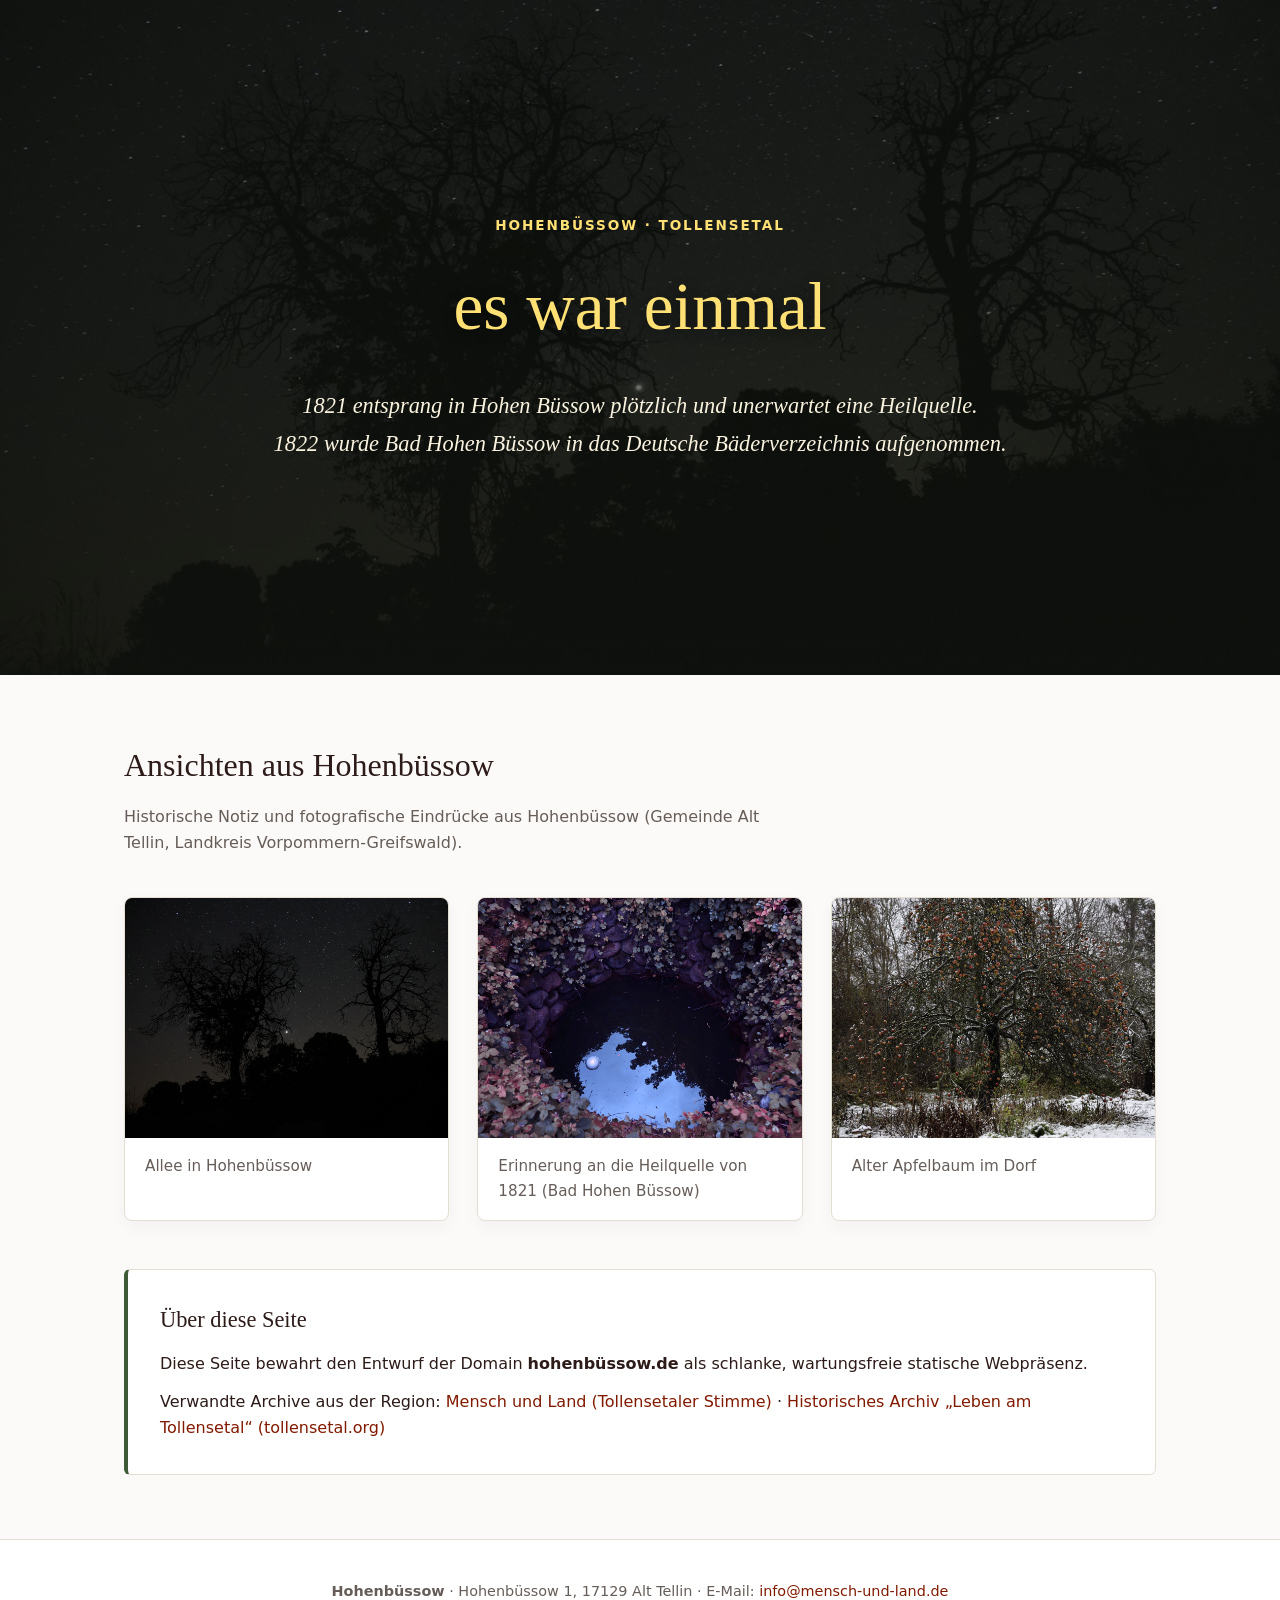
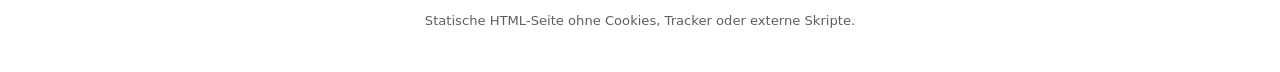
<file: index.html>
<!DOCTYPE html>
<html lang="de">
<head>
    <meta charset="UTF-8">
    <meta name="viewport" content="width=device-width, initial-scale=1.0">
    <title>Hohenbüssow – es war einmal</title>
    <meta name="description" content="Hohenbüssow im Tollensetal: Zur Geschichte der Heilquelle von 1821 und Bad Hohen Büssow.">
    <link rel="stylesheet" href="style.css">
</head>
<body>
    <header class="hero">
        <div class="hero-inner">
            <span class="hero-kicker">Hohenbüssow · Tollensetal</span>
            <h1>es war einmal</h1>
            <blockquote>
                1821 entsprang in Hohen Büssow plötzlich und unerwartet eine Heilquelle.<br>
                1822 wurde Bad Hohen Büssow in das Deutsche Bäderverzeichnis aufgenommen.
            </blockquote>
        </div>
    </header>

    <main class="container">
        <h2 class="section-heading">Ansichten aus Hohenbüssow</h2>
        <p class="section-intro">
            Historische Notiz und fotografische Eindrücke aus Hohenbüssow (Gemeinde Alt Tellin, Landkreis Vorpommern-Greifswald).
        </p>

        <div class="gallery-grid">
            <figure class="photo-card">
                <img src="assets/sternenallee.jpg" alt="Sternenallee bei Hohenbüssow" loading="lazy">
                <figcaption>Allee in Hohenbüssow</figcaption>
            </figure>
            <figure class="photo-card">
                <img src="assets/brunnen.jpg" alt="Historischer Brunnen in Hohenbüssow" loading="lazy">
                <figcaption>Erinnerung an die Heilquelle von 1821 (Bad Hohen Büssow)</figcaption>
            </figure>
            <figure class="photo-card">
                <img src="assets/apfelbaum.jpg" alt="Alter Apfelbaum in Hohenbüssow" loading="lazy">
                <figcaption>Alter Apfelbaum im Dorf</figcaption>
            </figure>
        </div>

        <section class="info-box" aria-labelledby="archiv-hinweis">
            <h2 id="archiv-hinweis">Über diese Seite</h2>
            <p>
                Diese Seite bewahrt den Entwurf der Domain <strong>hohenbüssow.de</strong> als schlanke, wartungsfreie statische Webpräsenz.
            </p>
            <p>
                Verwandte Archive aus der Region:
                <a href="https://mensch-und-land.de">Mensch und Land (Tollensetaler Stimme)</a> ·
                <a href="https://tollensetal.org">Historisches Archiv „Leben am Tollensetal“ (tollensetal.org)</a>
            </p>
        </section>
    </main>

    <footer>
        <p>
            <strong>Hohenbüssow</strong> · Hohenbüssow 1, 17129 Alt Tellin ·
            E-Mail: <a href="mailto:info@mensch-und-land.de">info@mensch-und-land.de</a>
        </p>
        <p style="margin-top: 0.4rem; font-size: 0.82rem;">
            Statische HTML-Seite ohne Cookies, Tracker oder externe Skripte.
        </p>
    </footer>
</body>
</html>
</file>
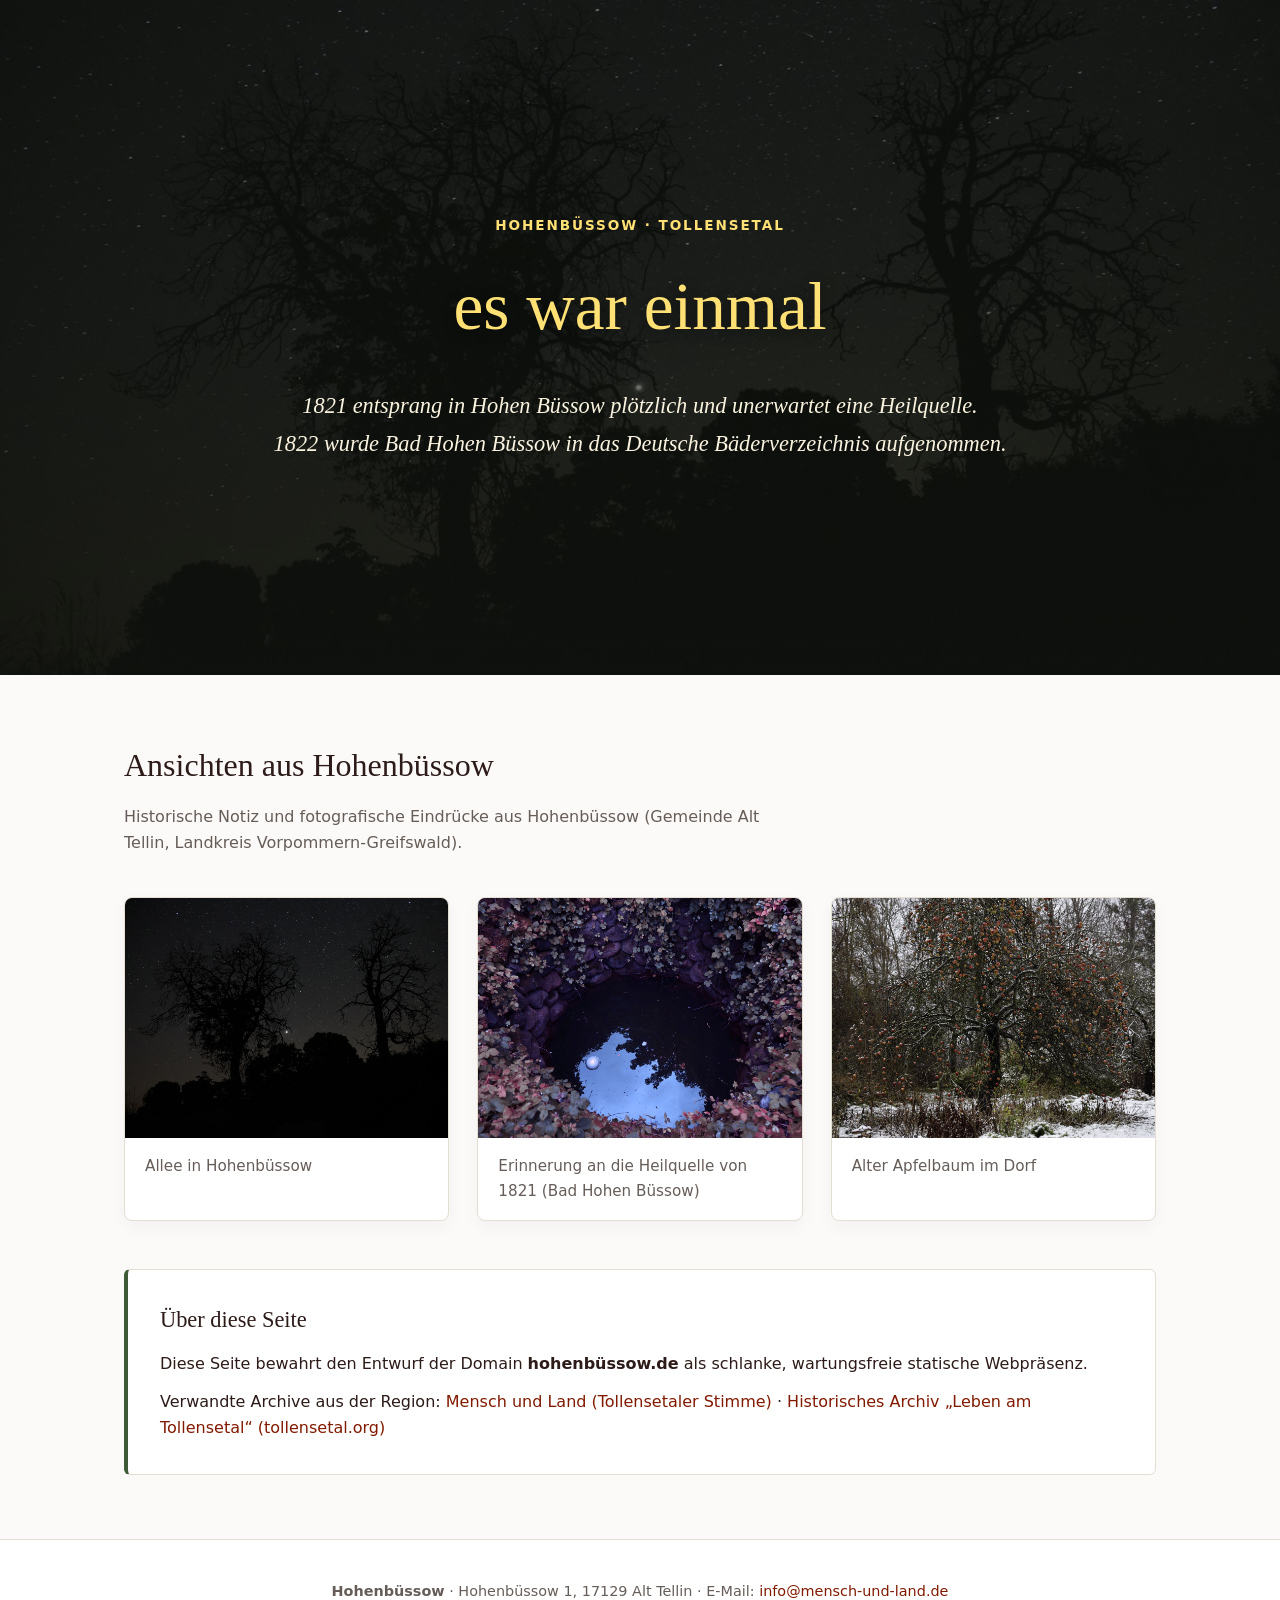
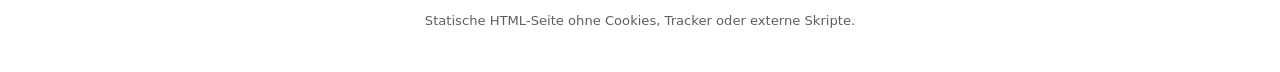
<file: es-war-einmal/index.html>
<!DOCTYPE html>
<html lang="de">
<head>
    <meta charset="UTF-8">
    <meta http-equiv="refresh" content="0; url=../index.html">
    <title>Hohenbüssow – es war einmal</title>
    <link rel="canonical" href="../index.html">
</head>
<body>
    <p>Weiterleitung zur Startseite: <a href="../index.html">Hohenbüssow – es war einmal</a>.</p>
</body>
</html>
</file>
<file: style.css>
:root {
    --color-primary: #3f5a36;
    --color-accent: #821a00;
    --color-gold: #ffe074;
    --color-bg: #fcfaf8;
    --color-surface: #ffffff;
    --color-text: #2c1b18;
    --color-muted: #665d58;
    --color-border: #e5ded3;
    --font-serif: Georgia, 'Times New Roman', serif;
    --font-sans: system-ui, -apple-system, 'Segoe UI', Roboto, Helvetica, Arial, sans-serif;
}

* {
    box-sizing: border-box;
    margin: 0;
    padding: 0;
}

body {
    font-family: var(--font-sans);
    background-color: var(--color-bg);
    color: var(--color-text);
    line-height: 1.65;
}

.hero {
    position: relative;
    min-height: 75vh;
    display: flex;
    align-items: center;
    justify-content: center;
    text-align: center;
    color: #fff;
    background: linear-gradient(rgba(20, 24, 18, 0.55), rgba(20, 24, 18, 0.68)),
                url('assets/sternenallee.jpg') center/cover no-repeat;
    padding: 4rem 1.5rem;
}

.hero-inner {
    max-width: 780px;
}

.hero-kicker {
    display: inline-block;
    text-transform: uppercase;
    letter-spacing: 0.14em;
    font-size: 0.85rem;
    font-weight: 600;
    color: var(--color-gold);
    margin-bottom: 1rem;
}

.hero h1 {
    font-family: var(--font-serif);
    font-size: clamp(2.5rem, 6vw, 4.2rem);
    font-weight: 400;
    color: var(--color-gold);
    margin-bottom: 1.5rem;
    text-shadow: 0 3px 14px rgba(0, 0, 0, 0.45);
}

.hero blockquote {
    font-family: var(--font-serif);
    font-style: italic;
    font-size: clamp(1.1rem, 2.2vw, 1.4rem);
    color: #f9f3df;
    line-height: 1.7;
}

.container {
    max-width: 1080px;
    margin: 0 auto;
    padding: 4rem 1.5rem;
}

.section-heading {
    font-family: var(--font-serif);
    font-size: 2rem;
    font-weight: 400;
    margin-bottom: 0.75rem;
    color: var(--color-text);
}

.section-intro {
    color: var(--color-muted);
    max-width: 680px;
    margin-bottom: 2.5rem;
}

.gallery-grid {
    display: grid;
    grid-template-columns: repeat(auto-fit, minmax(280px, 1fr));
    gap: 1.75rem;
}

.photo-card {
    background: var(--color-surface);
    border: 1px solid var(--color-border);
    border-radius: 8px;
    overflow: hidden;
    box-shadow: 0 6px 18px rgba(0, 0, 0, 0.04);
}

.photo-card img {
    display: block;
    width: 100%;
    height: 240px;
    object-fit: cover;
}

.photo-card figcaption {
    padding: 1rem 1.25rem;
    font-size: 0.95rem;
    color: var(--color-muted);
}

.info-box {
    background: var(--color-surface);
    border: 1px solid var(--color-border);
    border-left: 4px solid var(--color-primary);
    border-radius: 6px;
    padding: 2rem;
    margin-top: 3rem;
}

.info-box h2 {
    font-family: var(--font-serif);
    font-size: 1.4rem;
    font-weight: 400;
    margin-bottom: 0.75rem;
}

.info-box p + p {
    margin-top: 0.75rem;
}

a {
    color: var(--color-accent);
    text-decoration: none;
}

a:hover {
    text-decoration: underline;
}

footer {
    border-top: 1px solid var(--color-border);
    padding: 2.5rem 1.5rem;
    text-align: center;
    font-size: 0.9rem;
    color: var(--color-muted);
    background: var(--color-surface);
}
</file>
